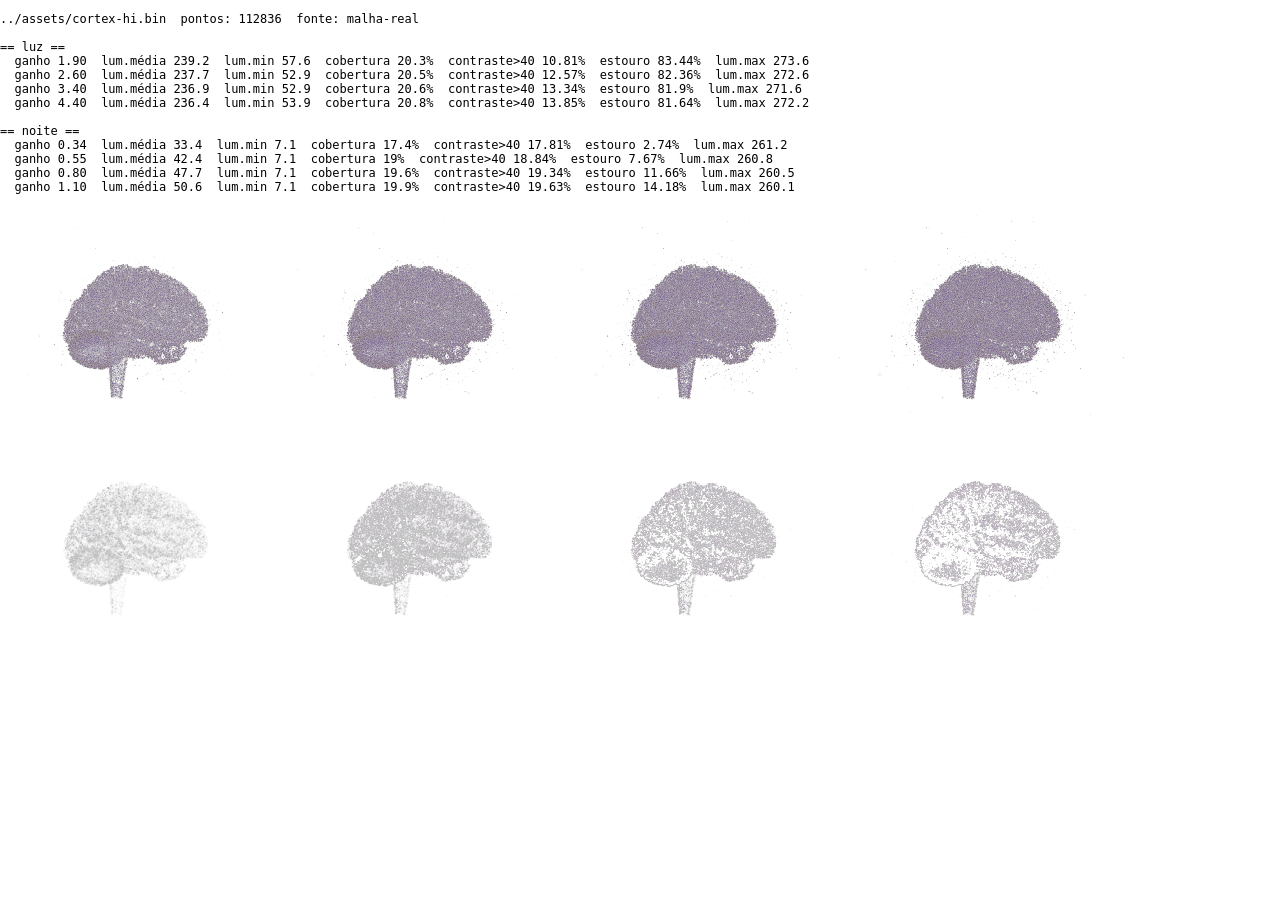
<file: tools/calib.html>
<!doctype html>
<meta charset="utf-8">
<title>calibração do cérebro</title>
<body style="background:#fff;margin:0;font:12px monospace">
<pre id="out">medindo…</pre>
<div id="tiras"></div>
<script src="../js/brain.js"></script>
<script>
/* Banco de calibração: canvas de tamanho FIXO (não depende de layout), varre
   valores de ganho e mede como a nuvem lê depois de composta sobre o fundo. */
var W = 560, H = 420;

function stats(gl, fundo) {
  var px = new Uint8Array(W * H * 4);
  gl.readPixels(0, 0, W, H, gl.RGBA, gl.UNSIGNED_BYTE, px);
  var soma = 0, escuros = 0, cob = 0, min = 255, max = 0, estourado = 0;
  var x0 = 1e9, x1 = -1e9, y0 = 1e9, y1 = -1e9;
  for (var i = 0, p = 0; i < px.length; i += 4, p++) {
    var a = px[i + 3] / 255;
    // compõe sobre o fundo da página
    var r = px[i] + fundo[0] * (1 - a),
        g = px[i + 1] + fundo[1] * (1 - a),
        b = px[i + 2] + fundo[2] * (1 - a);
    var lum = 0.2126 * r + 0.7152 * g + 0.0722 * b;
    soma += lum;
    if (lum < min) min = lum;
    if (lum > max) max = lum;
    if (lum > 235) estourado++;
    if (a > 0.02) {
      cob++;
      var x = p % W, y = (p / W) | 0;
      if (x < x0) x0 = x; if (x > x1) x1 = x;
      if (y < y0) y0 = y; if (y > y1) y1 = y;
    }
    if (Math.abs(lum - (0.2126 * fundo[0] + 0.7152 * fundo[1] + 0.0722 * fundo[2])) > 40) escuros++;
  }
  return {
    lumMedia: +(soma / (W * H)).toFixed(1),
    lumMin: +min.toFixed(1),
    cobertura: +(100 * cob / (W * H)).toFixed(1),
    contraste: +(100 * escuros / (W * H)).toFixed(2),
    estouro: +(100 * estourado / (W * H)).toFixed(2),
    lumMax: +max.toFixed(1),
    caixa: [x0, y0, x1, y1]
  };
}

var PAL = {
  luz:   { modo: 'luz',     colA: [0.29, 0.11, 0.56], colB: [0.46, 0.30, 0.12], flash: [0.62, 0.20, 0.86] },
  noite: { modo: 'aditivo', colA: [0.52, 0.30, 0.92], colB: [0.98, 0.84, 0.56], flash: [1.00, 0.95, 0.88] }
};
var FUNDO = { luz: [251, 248, 254], noite: [8, 6, 15] };

var ARQ = new URLSearchParams(location.search).get('m') === '1'
  ? '../assets/cortex-lo.bin' : '../assets/cortex-hi.bin';

NeuroBrain.carregar(ARQ, 86000).then(function (geo) {
  var linhas = [ARQ + '  pontos: ' + geo.count + '  fonte: ' + geo.fonte, ''];
  var tiras = document.getElementById('tiras');

  Object.keys(PAL).forEach(function (tema) {
    var faixa = tema === 'luz' ? [1.9, 2.6, 3.4, 4.4] : [0.34, 0.55, 0.80, 1.10];
    linhas.push('== ' + tema + ' ==');
    faixa.forEach(function (g) {
      var cv = document.createElement('canvas');
      cv.width = W; cv.height = H;
      cv.style.cssText = 'width:280px;height:210px;background:' +
        (tema === 'luz' ? '#FBF8FE' : '#08060F') + ';margin:2px';
      tiras.appendChild(cv);

      var nb = new NeuroBrain(cv, { gain: g, maxDPR: 1 });
      nb.canvas.width = W; nb.canvas.height = H;
      nb.gl.viewport(0, 0, W, H);
      nb.aspect = W / H;
      nb.tema(Object.assign({ gain: g }, PAL[tema]));
      nb.build(geo);
      // cena 01: três-quartos, cérebro centralizado
      nb.set({ rotX: 0.12, rotY: 1.15, scale: 1.0, offX: 0, offY: 0, disperse: 0, opacity: 1, size: 2.5, focus: 0 });
      for (var k = 0; k < 40; k++) nb.frame(0.05); // deixa a suavização assentar
      var s = stats(nb.gl, FUNDO[tema]);
      linhas.push('  ganho ' + g.toFixed(2) + '  lum.média ' + s.lumMedia +
                  '  lum.min ' + s.lumMin + '  cobertura ' + s.cobertura + '%' +
                  '  contraste>40 ' + s.contraste + '%  estouro ' + s.estouro + '%  lum.max ' + s.lumMax);
    });
    linhas.push('');
  });
  document.getElementById('out').textContent = linhas.join('\n');
}).catch(function (e) {
  document.getElementById('out').textContent = 'ERRO: ' + e.message;
});
</script>
</file>
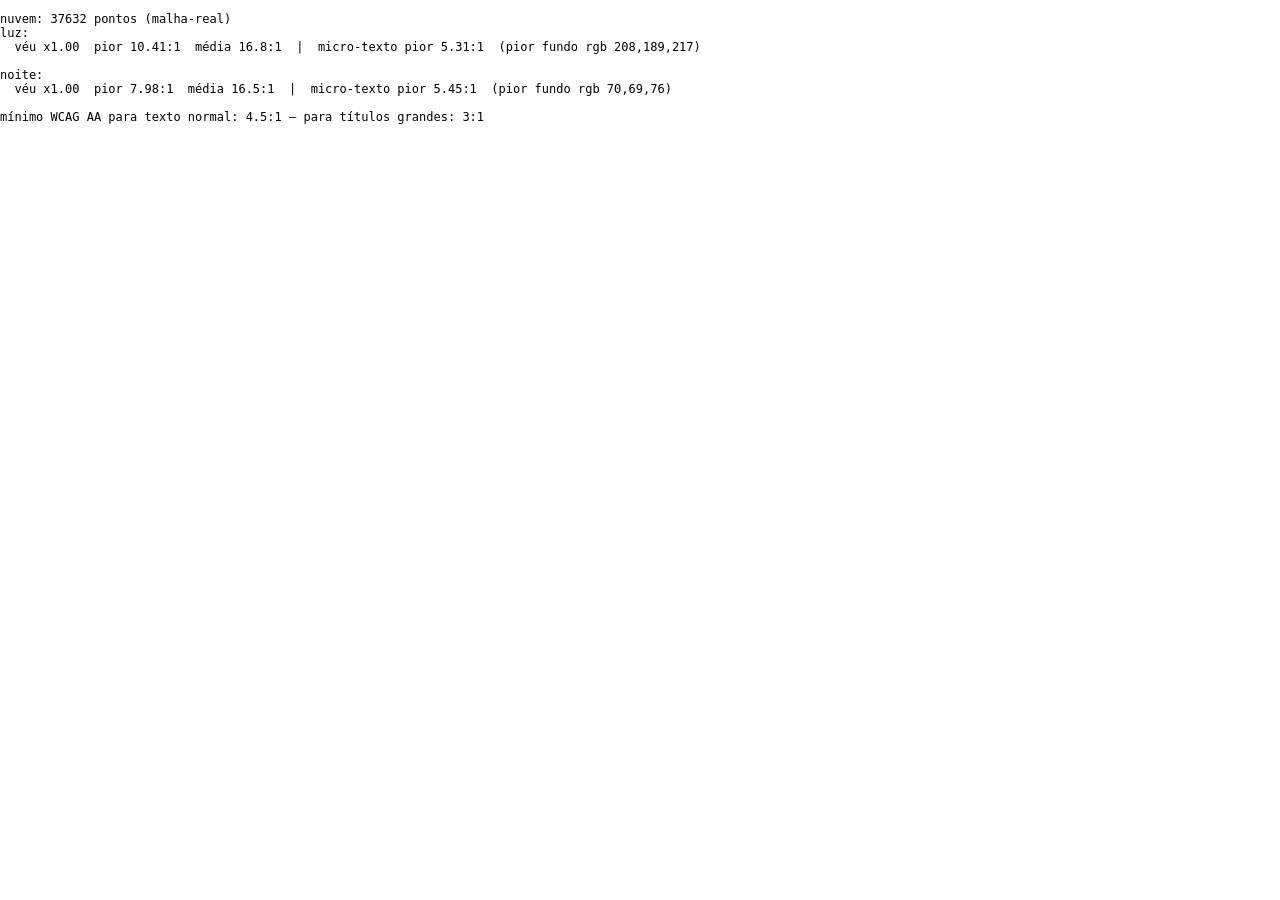
<file: tools/contraste.html>
<!doctype html>
<meta charset="utf-8">
<title>contraste do texto sobre o cérebro</title>
<body style="background:#fff;margin:0;font:12px monospace">
<pre id="out">medindo…</pre>
<script src="../js/brain.js"></script>
<script>
/* Verificação de legibilidade sem depender do navegador compor a tela.
   Renderiza o cérebro num canvas de tamanho FIXO com os parâmetros da primeira
   cena no celular, recompõe por cima as mesmas camadas de véu que o CSS aplica
   e mede a razão de contraste WCAG entre a cor do texto e o pior pixel de fundo. */

var W = 390, H = 780;                 // viewport de celular
var BLOCO = { x: 20, y: 150, w: 350, h: 430 };  // bloco de texto da primeira cena
var INSET = { x: 24, y: 30 };         // .scene__col--text::before { inset:-30px -24px }

var TEMAS = {
  luz: {
    fundo: [251, 248, 254],
    texto: [26, 16, 41],
    texto2: [76, 65, 102],   // --txt-mut: mono de 8,5px sobre o cérebro
    veilRGB: [251, 248, 254],
    veilCena: 0.12 * 0.72,            // --veil da cena 01 no celular x --veil-k
    pal: { modo: 'luz', colA: [0.29, 0.11, 0.56], colB: [0.46, 0.30, 0.12], flash: [0.62, 0.20, 0.86], gain: 3.00 },
    // camadas do CSS: [raioX%, raioY%, cx%, cy%, [[parada, alfa], ...]]
    camadas: [
      [1.15, 0.78, 0.5, 0.46, [[0, .34], [.42, .30], [.72, .19], [1, 0]]],
      [1.50, 1.08, 0.5, 0.46, [[0, .26], [.55, .22], [.80, .12], [1, 0]]],
      'plano:.26'
    ]
  },
  noite: {
    fundo: [8, 6, 15],
    texto: [237, 233, 247],
    texto2: [201, 191, 224],
    veilRGB: [8, 6, 15],
    veilCena: 0.12 * 1.0,
    pal: { modo: 'aditivo', colA: [0.50, 0.24, 0.95], colB: [0.98, 0.84, 0.56], flash: [1, .95, .88], gain: 0.80 },
    camadas: [
      [1.15, 0.78, 0.5, 0.46, [[0, .75], [.42, .65], [.72, .34], [1, 0]]],
      [1.50, 1.08, 0.5, 0.46, [[0, .53], [.55, .44], [.80, .24], [1, 0]]]
    ]
  }
};

function alfaNaParada(paradas, t) {
  if (t <= paradas[0][0]) return paradas[0][1];
  for (var i = 1; i < paradas.length; i++) {
    if (t <= paradas[i][0]) {
      var a = paradas[i - 1], b = paradas[i];
      var k = (t - a[0]) / (b[0] - a[0]);
      return a[1] + (b[1] - a[1]) * k;
    }
  }
  return paradas[paradas.length - 1][1];
}

function relLum(c) {
  var v = c.map(function (x) {
    x /= 255;
    return x <= 0.04045 ? x / 12.92 : Math.pow((x + 0.055) / 1.055, 2.4);
  });
  return 0.2126 * v[0] + 0.7152 * v[1] + 0.0722 * v[2];
}
function razao(a, b) {
  var la = relLum(a), lb = relLum(b);
  return (Math.max(la, lb) + 0.05) / (Math.min(la, lb) + 0.05);
}

function medir(nome, f) {
  var T = TEMAS[nome];
  var cv = document.createElement('canvas');
  cv.width = W; cv.height = H;
  var nb = new NeuroBrain(cv, { gain: T.pal.gain, maxDPR: 1 });
  nb.canvas.width = W; nb.canvas.height = H;
  nb.gl.viewport(0, 0, W, H);
  nb.aspect = W / H;
  nb.tema(T.pal);
  nb.build(GEO);
  // cena 01 no celular: sceneParams() com small()=true e deitado()=false
  nb.set({ rotX: 0.12, rotY: 1.15, scale: 1.00 * 0.82, offX: 0, offY: 0.06,
           disperse: 0, opacity: 1.00 * 0.85, size: 2.50, focus: 0 });
  for (var k = 0; k < 40; k++) nb.frame(0.05);

  var px = new Uint8Array(W * H * 4);
  nb.gl.readPixels(0, 0, W, H, nb.gl.RGBA, nb.gl.UNSIGNED_BYTE, px);

  // caixa do véu = bloco de texto + inset negativo
  var bx = BLOCO.x - INSET.x, by = BLOCO.y - INSET.y,
      bw = BLOCO.w + INSET.x * 2, bh = BLOCO.h + INSET.y * 2;

  var pior = 99, pior2 = 99, soma = 0, n = 0, piorEm = null;
  for (var y = BLOCO.y; y < BLOCO.y + BLOCO.h; y++) {
    for (var x = BLOCO.x; x < BLOCO.x + BLOCO.w; x++) {
      var i = ((H - 1 - y) * W + x) * 4;          // readPixels vem de baixo p/ cima
      var a = px[i + 3] / 255;
      var cor = [px[i] + T.fundo[0] * (1 - a),
                 px[i + 1] + T.fundo[1] * (1 - a),
                 px[i + 2] + T.fundo[2] * (1 - a)];

      // véu geral da cena (.veil::after)
      cor = mistura(cor, T.veilRGB, T.veilCena);

      // camadas locais sob o bloco de texto (do fundo para a frente)
      for (var c = T.camadas.length - 1; c >= 0; c--) {
        var cam = T.camadas[c], av;
        if (typeof cam === 'string') av = parseFloat(cam.split(':')[1]);
        else {
          var rx = cam[0] * bw, ry = cam[1] * bh;
          var cxp = bx + cam[2] * bw, cyp = by + cam[3] * bh;
          var t = Math.sqrt(Math.pow((x - cxp) / rx, 2) + Math.pow((y - cyp) / ry, 2));
          av = alfaNaParada(cam[4], Math.min(t, 1));
        }
        av *= f;
        cor = mistura(cor, T.veilRGB, av);
      }

      var r = razao(cor, T.texto);
      var r2 = razao(cor, T.texto2);
      soma += r; n++;
      if (r2 < pior2) pior2 = r2;
      if (r < pior) { pior = r; piorEm = [x, y, cor.map(Math.round)]; }
    }
  }
  return '  véu x' + f.toFixed(2) + '  pior ' + pior.toFixed(2) + ':1  média ' +
         (soma / n).toFixed(1) + ':1  |  micro-texto pior ' + pior2.toFixed(2) + ':1  (pior fundo rgb ' + piorEm[2].join(',') + ')';
}

function mistura(base, cor, a) {
  return [base[0] + (cor[0] - base[0]) * a,
          base[1] + (cor[1] - base[1]) * a,
          base[2] + (cor[2] - base[2]) * a];
}

var GEO;
NeuroBrain.carregar('../assets/cortex-lo.bin', 34000).then(function (geo) {
  GEO = geo;
  document.getElementById('out').textContent =
    'nuvem: ' + geo.count + ' pontos (' + geo.fonte + ')\n' +
    ['luz', 'noite'].map(function (t) {
      return t + ':\n' + [1].map(function (f) {
        return medir(t, f);
      }).join('\n');
    }).join('\n\n') + '\n' +
    '\nmínimo WCAG AA para texto normal: 4.5:1 — para títulos grandes: 3:1';
}).catch(function (e) {
  document.getElementById('out').textContent = 'ERRO: ' + e.message;
});
</script>
</file>
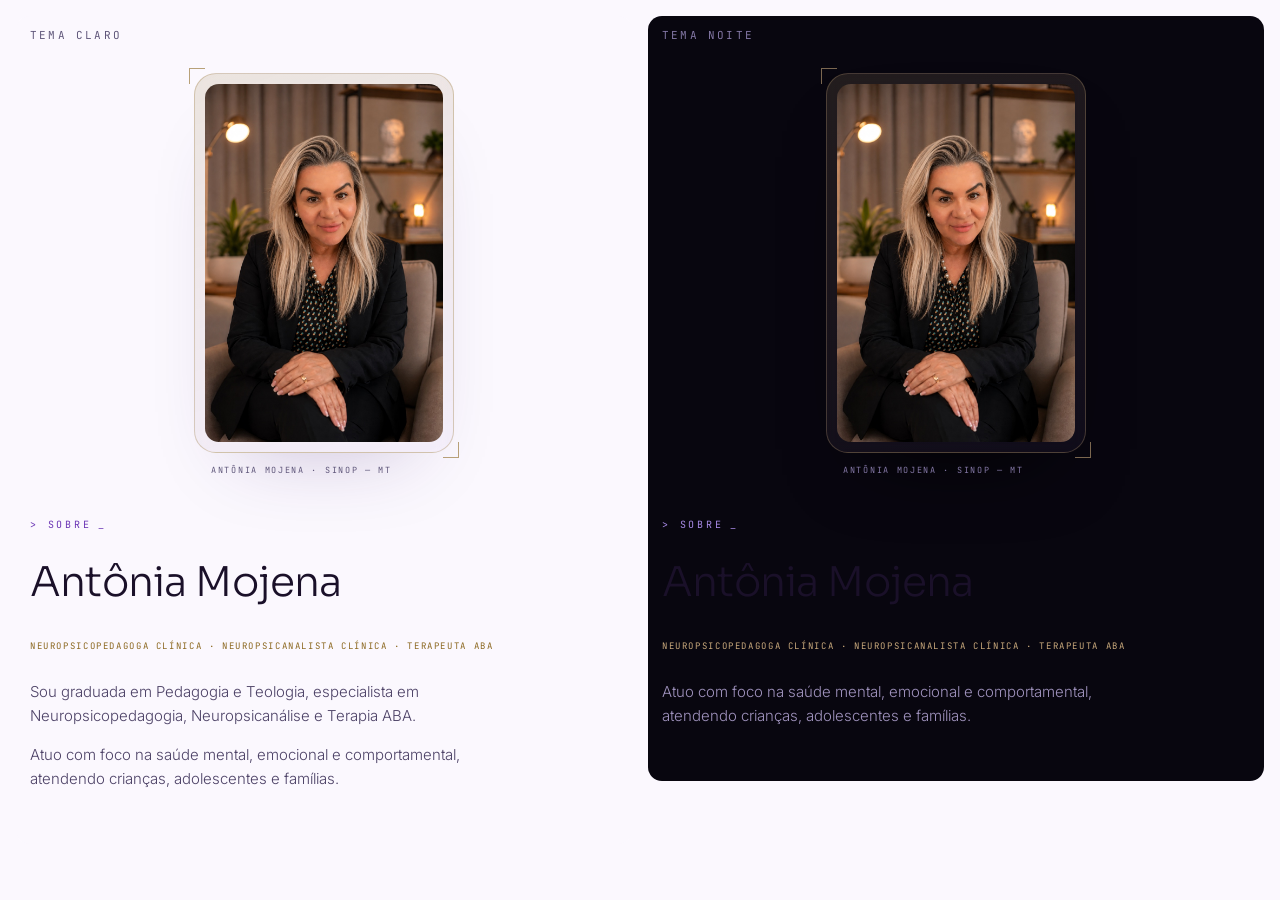
<file: tools/preview-sobre.html>
<!doctype html>
<html lang="pt-BR" data-theme="luz">
<head>
<meta charset="utf-8">
<title>prévia — retrato</title>
<link href="https://fonts.googleapis.com/css2?family=Sora:wght@200;300;400;600;700&family=Inter:wght@300;400;500;600&family=JetBrains+Mono:wght@300;400;500&family=Great+Vibes&display=swap" rel="stylesheet">
<link rel="stylesheet" href="../css/styles.css">
<style>
  /* Só para a prévia: o site real põe estas seções depois de várias telas de
     scroll, e aqui o painel do navegador só compõe o topo da página. */
  body{ padding:16px; display:grid; grid-template-columns:1fr 1fr; gap:16px; align-items:start; }
  .lado{ padding:14px; border-radius:14px; }
  .scene{ min-height:0; padding:24px 0; }
  h4{ font:400 11px/1 var(--f-mono); letter-spacing:.2em; color:var(--txt-dim); margin:0 0 8px; }
  .scene--split{ grid-template-columns:1fr; }
  .portrait{ width:min(260px,90%); }
</style>
</head>
<body class="is-booted">

<div class="lado" style="background:var(--ink)"><h4>TEMA CLARO</h4>
<section class="scene scene--split reverse">
  <div class="scene__col scene__col--media">
    <figure class="portrait is-in rv">
      <img src="../assets/antonia.jpg" alt="Antônia Mojena" onerror="this.closest('.portrait').classList.add('is-empty');this.remove()">
      <span class="portrait__hint mono">a foto entra aqui<br><b>assets/antonia.jpg</b></span>
      <figcaption class="mono">ANTÔNIA MOJENA · SINOP — MT</figcaption>
    </figure>
  </div>
  <div class="scene__col scene__col--text">
    <p class="eyebrow mono rv is-in">&gt; SOBRE <i class="caret">_</i></p>
    <h2 class="title rv is-in">Antônia Mojena</h2>
    <p class="creds mono rv is-in">NEUROPSICOPEDAGOGA CLÍNICA · NEUROPSICANALISTA CLÍNICA · TERAPEUTA ABA</p>
    <div class="prose">
      <p class="rv is-in">Sou graduada em Pedagogia e Teologia, especialista em Neuropsicopedagogia, Neuropsicanálise e Terapia ABA.</p>
      <p class="rv is-in">Atuo com foco na saúde mental, emocional e comportamental, atendendo crianças, adolescentes e famílias.</p>
    </div>
  </div>
</section></div>

<div class="lado" data-theme="noite" style="background:var(--ink)"><h4>TEMA NOITE</h4>
  <section class="scene scene--split reverse">
    <div class="scene__col scene__col--media">
      <figure class="portrait is-in rv">
        <img src="../assets/antonia.jpg" alt="Antônia Mojena">
        <figcaption class="mono">ANTÔNIA MOJENA · SINOP — MT</figcaption>
      </figure>
    </div>
    <div class="scene__col scene__col--text">
      <p class="eyebrow mono rv is-in">&gt; SOBRE <i class="caret">_</i></p>
      <h2 class="title rv is-in">Antônia Mojena</h2>
      <p class="creds mono rv is-in">NEUROPSICOPEDAGOGA CLÍNICA · NEUROPSICANALISTA CLÍNICA · TERAPEUTA ABA</p>
      <div class="prose">
        <p class="rv is-in">Atuo com foco na saúde mental, emocional e comportamental, atendendo crianças, adolescentes e famílias.</p>
      </div>
    </div>
  </section>
</div>

</body>
</html>
</file>
<file: css/styles.css>
/* =========================================================
   ANTÔNIA MOJENA — Monitor Neural
   Identidade: roxo (ametista) + dourado.
   Dois temas: "luz" (fundo claro, padrão) e "noite" (tinta profunda).
   Tudo o que muda entre os dois está nas variáveis deste bloco — nenhuma cor
   literal deve aparecer no resto do arquivo.
   ========================================================= */

/* ---------- TEMA CLARO (padrão) ---------- */
:root{
  --ink:        #FBF8FE;
  --ink-2:      #F3ECFC;
  --ink-3:      #E9DEF8;

  --brand:      #6A34B4;   /* ametista */
  --brand-soft: #8C5AD8;
  --brand-deep: #4A1F86;
  --brand-rgb:       106 52 180;
  --brand-soft-rgb:  140 90 216;
  --brand-deep-rgb:   74 31 134;

  --gold:       #8C6820;
  --gold-soft:  #B8903D;
  --gold-rgb:      140 104 32;

  --txt:        #1A1029;
  --txt-mut:    #4C4166;
  --txt-dim:    #5F567A;
  --micro:      var(--txt-mut);   /* mono pequeno POR CIMA do cérebro */

  --line:       rgb(74 31 134 / .17);
  --line-soft:  rgb(74 31 134 / .09);

  --veil-rgb:   251 248 254;   /* cor do véu que protege o texto sobre o cérebro */
  --panel-rgb:  255 255 255;   /* fundo de painéis: menu, cartões de contato */
  --card-a:     rgb(255 255 255 / .70);
  --card-b:     rgb(255 255 255 / .34);
  --shadow:     rgb(58 26 104 / .18);
  --shadow-2:   rgb(58 26 104 / .26);
  --on-brand:   #FFFFFF;       /* texto por cima do botão roxo */
  --glow-op:    .55;
  --veil-k:     .72;
  --grain-op:   .03;
  --grain-blend: multiply;

  --wm-1: var(--brand-deep);
  --wm-2: var(--brand);
  --wm-3: var(--gold);

  --hl-1: var(--brand-deep);
  --hl-2: var(--brand);
  --hl-3: var(--gold);
  --btn-hover-a: var(--brand-deep);
  --btn-hover-b: #7B2E9E;

  --wa:         #1F8F4D;
  --wa-deep:    #146535;
  --wa-rgb:     31 143 77;
  --on-wa:      #FFFFFF;

  --f-disp: 'Sora', 'Segoe UI', system-ui, sans-serif;
  --f-body: 'Inter', 'Segoe UI', system-ui, sans-serif;
  --f-mono: 'JetBrains Mono', ui-monospace, Consolas, monospace;
  --f-script: 'Great Vibes', cursive;

  --pad: clamp(20px, 5vw, 88px);
  --ease: cubic-bezier(.16,.84,.28,1);
}

/* ---------- TEMA NOITE ---------- */
[data-theme="noite"]{
  --ink:        #08060F;
  --ink-2:      #100B1C;
  --ink-3:      #191130;

  --brand:      #A98BE8;
  --brand-soft: #CDB6FA;
  --brand-deep: #6A46AC;
  --brand-rgb:      169 139 232;
  --brand-soft-rgb: 205 182 250;
  --brand-deep-rgb: 106  70 172;

  --gold:       #C9A97C;
  --gold-soft:  #E4CBA4;
  --gold-rgb:      201 169 124;

  --txt:        #EDE9F7;
  --txt-mut:    #A093BE;
  --txt-dim:    #8478A6;
  --micro:      #C9BFE0;          /* no escuro precisa ser mais claro: o pior
                                     fundo ali é uma partícula acesa, não a tinta */

  --line:       rgb(200 185 235 / .13);
  --line-soft:  rgb(200 185 235 / .07);

  --veil-rgb:   8 6 15;
  --panel-rgb:  14 10 26;
  --card-a:     rgb(255 255 255 / .05);
  --card-b:     rgb(255 255 255 / .012);
  --shadow:     rgb(0 0 0 / .9);
  --shadow-2:   rgb(0 0 0 / .95);
  --on-brand:   #0E0719;
  --glow-op:    1;
  --veil-k:     1;
  --grain-op:   .045;
  --grain-blend: overlay;

  --wm-1: var(--gold-soft);
  --wm-2: var(--brand-soft);
  --wm-3: var(--gold);

  --hl-1: var(--brand-soft);
  --hl-2: var(--gold-soft);
  --hl-3: var(--gold);
  --btn-hover-a: var(--brand-soft);
  --btn-hover-b: var(--gold-soft);

  --wa:         #4EA96B;
  --wa-deep:    #3F8F5B;
  --wa-rgb:     78 169 107;
  --on-wa:      #06120B;
}

html{ color-scheme:light; }
[data-theme="noite"]{ color-scheme:dark; }

*,*::before,*::after{ box-sizing:border-box; }

html{ scroll-behavior:smooth; }

body{
  margin:0;
  background:var(--ink);
  color:var(--txt);
  font-family:var(--f-body);
  font-weight:300;
  line-height:1.6;
  -webkit-font-smoothing:antialiased;
  overflow-x:hidden;
}

body.is-locked{ overflow:hidden; }

img{ max-width:100%; display:block; }
a{ color:inherit; text-decoration:none; }
ul,ol{ margin:0; padding:0; list-style:none; }

::selection{ background:rgb(var(--brand-rgb) / .22); color:inherit; }

::-webkit-scrollbar{ width:8px; }
::-webkit-scrollbar-track{ background:var(--ink); }
::-webkit-scrollbar-thumb{ background:rgb(var(--brand-rgb) / .25); border-radius:8px; }
::-webkit-scrollbar-thumb:hover{ background:rgb(var(--brand-rgb) / .45); }

.mono{
  font-family:var(--f-mono);
  font-size:10.5px;
  letter-spacing:.16em;
  text-transform:uppercase;
  font-weight:400;
}

.wordmark{
  font-family:var(--f-script);
  font-size:1.9em;
  line-height:1;
  letter-spacing:.01em;
  background:linear-gradient(100deg, var(--wm-1), var(--wm-2) 60%, var(--wm-3));
  -webkit-background-clip:text;
  background-clip:text;
  color:transparent;
}

/* =========================================================
   BOOT
   ========================================================= */
.boot{
  position:fixed; inset:0; z-index:200;
  background:radial-gradient(120% 90% at 50% 45%, var(--ink-2) 0%, var(--ink) 70%);
  display:grid; place-items:center;
  /* a cortina só começa a sair depois que o conteúdo dela já subiu (0,26s) */
  transition:opacity .85s var(--ease) .26s, visibility .85s .26s;
}
.boot.is-done{ opacity:0; visibility:hidden; pointer-events:none; }

.boot__inner{
  width:min(720px, 86vw); text-align:center;
  transition:opacity .5s var(--ease), transform .8s var(--ease), filter .6s var(--ease);
}
/* saída: o bloco sobe, desfoca e some — o cérebro já está acendendo atrás */
.boot.is-done .boot__inner{ opacity:0; transform:translateY(-22px) scale(.965); filter:blur(7px); }

.boot__mark{ opacity:0; animation:fadeUp 1.3s var(--ease) .15s forwards; }
.boot__mark .wordmark{ font-size:clamp(46px, 8.5vw, 92px); }
.boot__sub{
  margin:14px 0 40px; color:var(--txt-dim); font-size:9.5px;
  opacity:0; animation:fadeUp 1s var(--ease) .45s forwards;
}
.boot__bar{
  height:1px; background:var(--line); position:relative; overflow:hidden;
  opacity:0; animation:fadeUp .8s var(--ease) .65s forwards;
}
.boot__bar i{
  position:absolute; inset:0 100% 0 0;
  background:linear-gradient(90deg, var(--brand-deep), var(--brand), var(--gold));
  transition:right .25s linear;
  box-shadow:0 0 14px rgb(var(--brand-rgb) / .7);
}
.boot__status{
  display:flex; justify-content:space-between; margin-top:14px;
  color:var(--txt-dim); font-size:9.5px;
  opacity:0; animation:fadeUp .8s var(--ease) .85s forwards;
}
.boot__status #bootPct{ opacity:.55; }

@media (max-width:560px){
  .boot__sub{ margin-bottom:32px; letter-spacing:.14em; font-size:8.5px; }
}
@keyframes fadeUp{ from{opacity:0; transform:translateY(10px);} to{opacity:1; transform:none;} }

/* =========================================================
   CANVAS + CAMADAS
   ========================================================= */
.glow{
  position:fixed; inset:0; z-index:0; pointer-events:none;
  background:
    radial-gradient(34vw 34vw at calc(50% + var(--gx, 21%)) calc(50% - var(--gy, 1%)), rgb(var(--brand-rgb) / .20), transparent 68%),
    radial-gradient(26vw 26vw at calc(50% + var(--gx, 21%)) calc(50% - var(--gy, 1%)), rgb(var(--gold-rgb) / .13), transparent 62%),
    radial-gradient(70vw 42vw at 50% 112%, rgb(var(--gold-rgb) / .10), transparent 72%);
  filter:blur(14px);
  opacity:0; transition:opacity 2s var(--ease) .4s;
}
.is-booted .glow{ opacity:var(--glow-op, 1); }

.brain-canvas{
  position:fixed; inset:0; width:100%; height:100%;
  z-index:1; display:block;
  opacity:0; transition:opacity 1.6s var(--ease);
}
.brain-canvas.is-live{ opacity:1; }

.veil{
  position:fixed; inset:0; z-index:2; pointer-events:none;
  background:
    radial-gradient(90% 65% at 50% 50%, rgb(var(--veil-rgb) / 0) 30%, rgb(var(--veil-rgb) / .72) 100%),
    linear-gradient(180deg, rgb(var(--veil-rgb) / .85) 0%, rgb(var(--veil-rgb) / 0) 22%, rgb(var(--veil-rgb) / 0) 74%, rgb(var(--veil-rgb) / .9) 100%);
  opacity:1;
}
.veil::after{
  content:''; position:absolute; inset:0;
  background:var(--ink);
  opacity:calc(var(--veil, 0) * var(--veil-k, 1));
  transition:opacity .6s var(--ease);
}

.grain{
  position:fixed; inset:0; z-index:3; pointer-events:none; opacity:var(--grain-op, .045);
  background-image:url("data:image/svg+xml,%3Csvg xmlns='http://www.w3.org/2000/svg' width='140' height='140'%3E%3Cfilter id='n'%3E%3CfeTurbulence type='fractalNoise' baseFrequency='.9' numOctaves='3'/%3E%3C/filter%3E%3Crect width='140' height='140' filter='url(%23n)'/%3E%3C/svg%3E");
  mix-blend-mode:var(--grain-blend, overlay);
}

/* =========================================================
   HUD
   ========================================================= */
.hud{
  position:fixed; top:0; left:0; right:0; z-index:40;
  padding:0 var(--pad); pointer-events:none;   /* o telefone reativa abaixo */
  border-bottom:1px solid var(--line-soft);
  background:linear-gradient(180deg, rgb(var(--veil-rgb) / .85), rgb(var(--veil-rgb) / 0));
  backdrop-filter:blur(3px);
  opacity:0; transform:translateY(-8px);
  transition:opacity 1.2s var(--ease) .3s, transform 1.2s var(--ease) .3s;
}
.is-booted .hud{ opacity:1; transform:none; }
.hud__row{
  display:flex; align-items:center; gap:26px;
  height:38px; color:var(--txt-dim); font-size:9px; white-space:nowrap;
}
.hud__live{ color:var(--brand); display:flex; align-items:center; gap:8px; }
.hud__cell{ color:var(--txt-mut); }
.hud__cell--local{ color:var(--gold); }
.hud__tel{
  margin-left:auto; pointer-events:auto;
  color:var(--txt); letter-spacing:.14em;
  /* a linha do HUD tem altura fixa, então este respiro só aumenta a área de
     toque (chega a 44px) sem empurrar nada */
  padding:15px 8px; margin-right:-8px;
  display:flex; align-items:center;
  transition:color .3s;
  -webkit-tap-highlight-color:transparent;
}
.hud__tel:hover{ color:var(--brand); }
.hud .dot{
  width:5px; height:5px; border-radius:50%; background:var(--brand);
  box-shadow:0 0 10px var(--brand); animation:pulse 2s infinite;
}
@keyframes pulse{ 0%,100%{opacity:1;} 50%{opacity:.25;} }
.hud__wave{ width:132px; height:26px; margin-left:24px; opacity:.7; }

/* A barra vai perdendo informação conforme aperta, mas o telefone — a única
   coisa acionável dela — fica até o fim. */
@media (max-width:1180px){ .hud__wave{ display:none; } }
@media (max-width:1080px){ .hud__cell:nth-of-type(3){ display:none; } }
@media (max-width:900px){ .hud__cell{ display:none; } .hud__cell--local{ display:inline; } }
@media (max-width:620px){ .hud__cell--local{ display:none; } }

/* =========================================================
   NAV
   ========================================================= */
.nav{
  position:fixed; top:38px; left:0; right:0; z-index:41;
  display:flex; align-items:center; justify-content:space-between;
  padding:18px var(--pad);
  opacity:0; transform:translateY(-8px);
  transition:opacity 1.2s var(--ease) .45s, transform 1.2s var(--ease) .45s, background .4s;
}
.is-booted .nav{ opacity:1; transform:none; }
.nav__brand{ display:flex; align-items:center; gap:12px; pointer-events:auto; }
.nav__logo{ height:38px; width:auto; transition:height .45s var(--ease); }
.nav__brandtxt{ display:flex; flex-direction:column; gap:3px; line-height:1; }
.nav__brandtxt .wordmark{ font-size:26px; transition:font-size .45s var(--ease); }
.nav__sub{ font-size:8px; color:var(--txt-dim); letter-spacing:.22em; transition:opacity .45s; }
.nav__logo + .nav__brandtxt .wordmark{ display:none; }
.nav__links{ display:flex; gap:30px; font-size:9.5px; color:var(--txt-mut); }
.nav__links a{ position:relative; padding:6px 0; transition:color .3s; }
.nav__links a::after{
  content:''; position:absolute; left:0; bottom:0; height:1px; width:0;
  background:var(--gold); transition:width .4s var(--ease);
}
.nav__links a:hover{ color:var(--gold-soft); }
.nav__links a:hover::after{ width:100%; }
.nav__links a.is-active{ color:var(--brand-soft); }
.nav__links a.is-active::after{ width:100%; background:var(--brand); }

/* Assim que a página rola, cabeçalho e navegação viram uma faixa sólida.
   Sem isso a assinatura fica solta por cima do conteúdo que passa por baixo —
   parece defeito, não transparência. */
.hud, .nav{ transition:background .45s var(--ease), backdrop-filter .45s, box-shadow .45s var(--ease); }

body.is-scrolled .hud{
  background:rgb(var(--panel-rgb) / .88);
  backdrop-filter:blur(14px) saturate(1.4);
}
body.is-scrolled .nav{
  background:rgb(var(--panel-rgb) / .88);
  backdrop-filter:blur(14px) saturate(1.4);
  border-bottom:1px solid var(--line-soft);
  box-shadow:0 12px 34px -30px var(--shadow-2);
  padding-top:12px; padding-bottom:12px;
}
body.is-scrolled .nav__sub{ opacity:.7; }
/* o encolhimento é só no desktop: no celular o cabeçalho já nasce compacto e
   estas regras passariam por cima dos tamanhos das telas estreitas */
@media (min-width:901px){
  body.is-scrolled .nav__brandtxt .wordmark{ font-size:22px; }
  body.is-scrolled .nav__logo{ height:32px; }
}

/* ---------- botão hambúrguer (só no celular) ---------- */
.burger{
  display:none; position:relative;
  width:46px; height:46px; padding:0; margin:-8px -10px -8px 0;
  border:0; background:none; cursor:pointer; pointer-events:auto;
  -webkit-tap-highlight-color:transparent;
}
.burger span{
  position:absolute; left:11px; width:24px; height:1.5px; border-radius:2px;
  background:var(--txt); transition:transform .45s var(--ease), opacity .3s;
}
.burger span:nth-child(1){ top:20px; }
.burger span:nth-child(2){ top:26px; }
.is-menu .burger span:nth-child(1){ transform:translateY(3px) rotate(45deg); }
.is-menu .burger span:nth-child(2){ transform:translateY(-3px) rotate(-45deg); }

@media (max-width:900px){
  .nav__links{ display:none; }
  .burger{ display:block; }
}

/* ---------- painel do menu mobile ---------- */
.menu{
  position:fixed; inset:0; z-index:45;
  display:flex; flex-direction:column; justify-content:center; gap:8px;
  padding:calc(90px + env(safe-area-inset-top)) var(--pad) calc(40px + env(safe-area-inset-bottom));
  background:linear-gradient(170deg, rgb(var(--panel-rgb) / .95), rgb(var(--panel-rgb) / .99));
  backdrop-filter:blur(18px);
  opacity:0; visibility:hidden;
  transition:opacity .5s var(--ease), visibility .5s;
}
.is-menu .menu{ opacity:1; visibility:visible; }
.menu__links{ display:flex; flex-direction:column; }
.menu__links a{
  display:flex; align-items:baseline; gap:16px;
  padding:15px 0; border-bottom:1px solid var(--line-soft);
  font-family:var(--f-disp); font-size:clamp(22px,6.4vw,30px); font-weight:300;
  letter-spacing:-.02em; color:var(--txt);
  opacity:0; transform:translateY(14px);
  transition:opacity .6s var(--ease), transform .6s var(--ease), color .3s;
}
.is-menu .menu__links a{ opacity:1; transform:none; }
.menu__links a:nth-child(1){ transition-delay:.06s; }
.menu__links a:nth-child(2){ transition-delay:.10s; }
.menu__links a:nth-child(3){ transition-delay:.14s; }
.menu__links a:nth-child(4){ transition-delay:.18s; }
.menu__links a:nth-child(5){ transition-delay:.22s; }
.menu__links a:nth-child(6){ transition-delay:.26s; }
.menu__links a span{ color:var(--gold); font-size:9px; opacity:.7; }
.menu__links a:active{ color:var(--brand-soft); }
.menu__cta{
  margin-top:30px; align-self:flex-start;
  opacity:0; transform:translateY(14px);
  transition:opacity .6s var(--ease) .28s, transform .6s var(--ease) .28s;
}
.is-menu .menu__cta{ opacity:1; transform:none; }
.menu__meta{ margin:22px 0 0; color:var(--txt-dim); font-size:9px; }
@media (min-width:901px){ .menu{ display:none; } }

/* =========================================================
   CENAS
   ========================================================= */
main{ position:relative; z-index:10; }

.scene{
  position:relative;
  min-height:100svh;
  padding:132px var(--pad) 96px;
  display:grid;
  align-items:center;
}
.scene--split{ grid-template-columns:minmax(0,1fr) minmax(0,1fr); gap:clamp(24px,5vw,80px); }
.scene--split.reverse .scene__col--text{ order:2; }
.scene--center{ grid-template-columns:1fr; align-content:center; justify-items:center; }
.scene__col--text{ max-width:600px; }
.scene__col--void{ min-height:40vh; }

.eyebrow{
  color:var(--brand); font-size:10px; letter-spacing:.28em;
  display:flex; align-items:center; gap:6px; margin:0 0 26px;
}
.caret{ font-style:normal; animation:blink 1.15s steps(2,start) infinite; }
@keyframes blink{ 50%{ opacity:0; } }

.display{
  font-family:var(--f-disp);
  font-weight:200;
  font-size:clamp(34px, 5.4vw, 68px);
  line-height:1.06;
  letter-spacing:-.026em;
  margin:0 0 28px;
  text-wrap:balance;
}
.display--center{ text-align:center; }
.hl{
  display:inline-block;
  background:linear-gradient(96deg, var(--hl-1) 0%, var(--hl-2) 55%, var(--hl-3) 100%);
  -webkit-background-clip:text; background-clip:text; color:transparent;
}

.title{
  font-family:var(--f-disp);
  font-weight:300;
  font-size:clamp(26px, 3.2vw, 42px);
  line-height:1.14;
  letter-spacing:-.02em;
  margin:0 0 34px;
  text-wrap:balance;
}
.title--center{ text-align:center; }

.lede{
  font-size:clamp(15px, 1.15vw, 17.5px);
  color:var(--txt-mut);
  max-width:52ch;
  margin:0 0 38px;
}
.lede--center{ margin-inline:auto; text-align:center; }

/* ---------- botões ---------- */
.btn{
  --bg:transparent;
  display:inline-flex; align-items:center; gap:14px;
  padding:15px 26px; border-radius:999px;
  border:1px solid var(--line);
  font-family:var(--f-body); font-size:14px; font-weight:500; letter-spacing:.01em;
  position:relative; overflow:hidden; isolation:isolate;
  transition:transform .45s var(--ease), border-color .45s, box-shadow .45s, color .3s;
}
.btn span{ display:flex; flex-direction:column; line-height:1.15; text-align:left; }
.btn em{
  font-style:normal; font-family:var(--f-mono);
  font-size:8.5px; letter-spacing:.2em; text-transform:uppercase; opacity:.7;
}
.btn svg{ width:22px; height:22px; flex:none; fill:currentColor; }
.btn::before{
  content:''; position:absolute; inset:0; z-index:-1;
  background:linear-gradient(100deg, var(--brand-deep), var(--brand) 55%, var(--gold));
  opacity:0; transition:opacity .5s var(--ease);
}
.btn--primary{
  background:linear-gradient(100deg, rgb(var(--brand-deep-rgb) / .9), rgb(var(--brand-rgb) / .9));
  border-color:rgb(var(--brand-soft-rgb) / .45);
  color:var(--on-brand);
  box-shadow:0 10px 40px -12px rgb(var(--brand-rgb) / .55);
}
.btn--primary:hover{ transform:translateY(-3px); box-shadow:0 18px 50px -12px rgb(var(--gold-rgb) / .6); }
.btn--primary::before{ background:linear-gradient(100deg, var(--btn-hover-a), var(--btn-hover-b)); }
.btn--primary:hover::before{ opacity:1; }
.btn--lg{ padding:19px 34px; font-size:16px; }
.btn--ghost{ color:var(--txt); background:var(--card-b); }
.btn--ghost:hover{ border-color:rgb(var(--gold-rgb) / .55); color:var(--gold-soft); transform:translateY(-3px); }

/* ---------- meta ---------- */
.meta{ display:flex; flex-wrap:wrap; gap:28px; margin-top:44px; font-size:9px; color:var(--micro); }
.meta li{ display:flex; align-items:center; gap:9px; }
.meta li::before{ content:''; width:4px; height:4px; border-radius:50%; background:var(--gold); }
.meta span{ color:var(--micro); opacity:.8; }
.meta b{ color:var(--txt-mut); font-weight:400; }
.meta .ok{ color:var(--brand); }

/* ---------- scroll cue ---------- */
.scrollcue{
  position:absolute; left:var(--pad); bottom:38px;
  display:flex; align-items:center; gap:12px;
  color:var(--micro); font-size:8.5px;
}
.scrollcue i{ display:block; width:44px; height:1px; background:var(--line); position:relative; overflow:hidden; }
.scrollcue i::after{
  content:''; position:absolute; top:0; left:-40%; width:40%; height:100%;
  background:var(--brand); animation:sweep 2.4s var(--ease) infinite;
}
@keyframes sweep{ to{ left:110%; } }

/* =========================================================
   LISTA "PARA QUEM É"
   ========================================================= */
.checklist{ display:flex; flex-direction:column; gap:2px; }
.checklist li{
  display:flex; align-items:flex-start; gap:20px;
  padding:18px 20px 18px 0;
  border-top:1px solid var(--line-soft);
  transition:padding-left .5s var(--ease), background .5s;
}
.checklist li:last-child{ border-bottom:1px solid var(--line-soft); }
.checklist li:hover{ padding-left:16px; background:linear-gradient(90deg, rgb(var(--brand-rgb) / .07), transparent 60%); }
.checklist__n{ color:var(--gold); font-size:9.5px; padding-top:5px; flex:none; opacity:.75; }
.checklist p{ margin:0; font-size:16px; color:var(--txt-mut); }
.checklist b{ color:var(--txt); font-weight:500; }

/* =========================================================
   CARDS
   ========================================================= */
.scene__head{ text-align:center; margin-bottom:clamp(38px,5vw,64px); }
.scene__head .eyebrow{ justify-content:center; }

.cards{
  display:grid; gap:clamp(14px,1.4vw,20px);
  grid-template-columns:repeat(3, minmax(0,1fr));
  width:min(1180px, 100%);
}
.card{
  position:relative; overflow:hidden;
  padding:34px 30px 32px;
  border:1px solid var(--line-soft);
  border-radius:20px;
  background:linear-gradient(165deg, var(--card-a), var(--card-b));
  backdrop-filter:blur(14px);
  transition:transform .55s var(--ease), border-color .55s, background .55s, box-shadow .55s;
}
.card::before{
  content:''; position:absolute; inset:0; border-radius:20px; pointer-events:none;
  background:radial-gradient(120% 90% at 50% 0%, rgb(var(--gold-rgb) / .18), transparent 60%);
  opacity:0; transition:opacity .55s var(--ease);
}
.card:hover{
  transform:translateY(-8px);
  border-color:rgb(var(--gold-rgb) / .34);
  box-shadow:0 26px 60px -28px var(--shadow), 0 0 0 1px rgb(var(--gold-rgb) / .06);
}
.card:hover::before{ opacity:1; }
.card__idx{ position:absolute; top:20px; right:22px; color:var(--txt-dim); font-size:9px; opacity:.55; }
.card__ico{
  width:44px; height:44px; margin-bottom:22px;
  fill:none; stroke:var(--brand); stroke-width:1.3;
  stroke-linecap:round; stroke-linejoin:round;
  transition:stroke .55s, transform .55s var(--ease);
}
.card:hover .card__ico{ stroke:var(--gold-soft); transform:translateY(-2px) scale(1.04); }
.card h3{
  font-family:var(--f-disp); font-weight:500; font-size:18px;
  letter-spacing:-.01em; margin:0 0 12px; color:var(--txt);
}
.card p{ margin:0; font-size:14.5px; color:var(--txt-mut); line-height:1.62; }

@media (max-width:980px){ .cards{ grid-template-columns:repeat(2, minmax(0,1fr)); } }
@media (max-width:620px){ .cards{ grid-template-columns:1fr; } }

/* =========================================================
   PASSOS
   ========================================================= */
.steps{ display:flex; flex-direction:column; gap:0; margin-bottom:44px; }
.steps li{ display:flex; gap:24px; position:relative; padding:0 0 34px; }
.steps li:last-child{ padding-bottom:26px; }
.steps li::before{
  content:''; position:absolute; left:23px; top:46px; bottom:-4px; width:1px;
  background:linear-gradient(180deg, rgb(var(--brand-rgb) / .5), rgb(var(--brand-rgb) / 0));
}
.steps li:last-child::before{ display:none; }
.steps__n{
  flex:none; width:46px; height:46px; border-radius:50%;
  display:grid; place-items:center;
  font-family:var(--f-mono); font-size:13px; letter-spacing:.02em;
  color:var(--gold-soft);
  border:1px solid rgb(var(--gold-rgb) / .35);
  background:radial-gradient(90% 90% at 30% 20%, rgb(var(--gold-rgb) / .2), rgb(var(--gold-rgb) / .04));
  transition:box-shadow .5s, transform .5s var(--ease);
}
.steps li:hover .steps__n{ transform:scale(1.06); box-shadow:0 0 30px -6px rgb(var(--gold-rgb) / .55); }
.steps h3{ font-family:var(--f-disp); font-weight:500; font-size:17.5px; margin:11px 0 7px; }
.steps p{ margin:0; font-size:14.5px; color:var(--txt-mut); max-width:46ch; }

/* =========================================================
   RETRATO
   ========================================================= */
.scene__col--media{ display:flex; justify-content:center; }
.portrait{
  position:relative; margin:0;
  width:min(400px, 78vw);
  border-radius:22px;
  padding:10px;
  border:1px solid rgb(var(--gold-rgb) / .28);
  background:linear-gradient(160deg, rgb(var(--gold-rgb) / .14), rgb(var(--brand-rgb) / .05));
  backdrop-filter:blur(8px);
  box-shadow:0 40px 90px -40px var(--shadow-2);
}
.portrait img{ border-radius:14px; width:100%; height:auto; filter:saturate(.96) contrast(1.02); }
.portrait figcaption{
  position:absolute; left:16px; bottom:-26px;
  font-size:8.5px; color:var(--txt-dim); letter-spacing:.2em;
}
.portrait::before,.portrait::after{
  content:''; position:absolute; width:16px; height:16px; border:1px solid var(--gold);
  opacity:.6;
}
.portrait::before{ top:-6px; left:-6px; border-right:0; border-bottom:0; }
.portrait::after{ bottom:-6px; right:-6px; border-left:0; border-top:0; }
.portrait__hint{ display:none; }
.portrait.is-empty{
  aspect-ratio:4/5; display:grid; place-items:center;
  background:
    linear-gradient(160deg, rgb(var(--gold-rgb) / .16), rgb(var(--brand-rgb) / .06)),
    repeating-linear-gradient(135deg, var(--card-b) 0 10px, transparent 10px 20px);
}
.portrait.is-empty .portrait__hint{
  display:block; text-align:center; line-height:2;
  color:var(--txt-dim); font-size:9px; letter-spacing:.16em;
}
.portrait.is-empty .portrait__hint b{ color:var(--gold); font-weight:400; }

.creds{ color:var(--gold); font-size:9px; letter-spacing:.18em; margin:0 0 26px; }
.prose p{ margin:0 0 15px; font-size:15px; color:var(--txt-mut); max-width:56ch; }

/* =========================================================
   FINAL / CONTATO
   ========================================================= */
.scene--final{ align-content:center; }
.final{ text-align:center; width:min(880px, 100%); }
.final .eyebrow{ justify-content:center; }
.contact-grid{
  display:grid; grid-template-columns:repeat(3,minmax(0,1fr));
  gap:1px; margin-top:70px;
  border:1px solid var(--line-soft); background:var(--line-soft);
  border-radius:16px; overflow:hidden;
}
.contact{
  display:flex; flex-direction:column; gap:9px; align-items:center;
  padding:26px 18px; background:rgb(var(--panel-rgb) / .78); backdrop-filter:blur(10px);
  transition:background .45s;
}
a.contact:hover{ background:rgb(var(--brand-rgb) / .1); }
.contact span{ color:var(--txt-dim); font-size:8.5px; }
.contact b{ font-weight:400; font-size:15.5px; color:var(--txt); font-family:var(--f-disp); }
@media (max-width:700px){ .contact-grid{ grid-template-columns:1fr; } }

.foot{
  position:absolute; left:var(--pad); right:var(--pad); bottom:26px;
  display:flex; align-items:center; justify-content:space-between; gap:16px;
  padding-top:20px; border-top:1px solid var(--line-soft);
  color:var(--txt-dim); font-size:8.5px; letter-spacing:.14em;
}
.foot__mark{ font-size:22px; }
@media (max-width:760px){
  .foot{ position:static; flex-direction:column; text-align:center; margin-top:60px; }
}

/* =========================================================
   ÍNDICE DE CENAS
   ========================================================= */
.sceneidx{
  position:fixed; right:22px; top:50%; transform:translateY(-50%);
  z-index:40; display:flex; align-items:center; gap:12px;
  opacity:0; transition:opacity 1s var(--ease) .8s;
}
.is-booted .sceneidx{ opacity:1; }
.sceneidx ol{ display:flex; flex-direction:column; gap:14px; }
.sceneidx li{
  font-size:8.5px; color:var(--txt-dim); opacity:.42;
  transition:opacity .45s, color .45s, transform .45s var(--ease);
}
.sceneidx li.is-active{ opacity:1; color:var(--brand-soft); transform:translateX(-3px); }
.sceneidx__bar{
  width:1px; height:150px; background:var(--line); position:relative; border-radius:1px;
}
.sceneidx__bar i{
  position:absolute; top:0; left:0; width:100%; height:0;
  background:linear-gradient(180deg, var(--brand), var(--gold));
  box-shadow:0 0 10px rgb(var(--brand-rgb) / .6);
  transition:height .25s linear;
}
@media (max-width:900px){ .sceneidx{ display:none; } }

/* =========================================================
   WHATSAPP FLUTUANTE
   ========================================================= */
.wa-float{
  position:fixed; right:22px; bottom:22px; z-index:60;
  display:flex; align-items:center; gap:10px;
  padding:13px 20px 13px 16px; border-radius:999px;
  background:linear-gradient(100deg, var(--wa-deep), var(--wa));
  color:var(--on-wa); font-size:13.5px; font-weight:600;
  box-shadow:0 14px 40px -14px rgb(var(--wa-rgb) / .9);
  opacity:0; transform:translateY(20px) scale(.94); pointer-events:none;
  transition:opacity .6s var(--ease), transform .6s var(--ease), box-shadow .4s;
}
.wa-float.is-on{ opacity:1; transform:none; pointer-events:auto; }
.wa-float:hover{ box-shadow:0 18px 50px -14px rgb(var(--wa-rgb) / 1); transform:translateY(-2px); }
.wa-float svg{ width:22px; height:22px; fill:currentColor; }
@media (max-width:560px){ .wa-float span{ display:none; } .wa-float{ padding:15px; right:16px; bottom:16px; } }

/* =========================================================
   REVEAL
   ========================================================= */
.rv{
  opacity:0;
  transform:translateY(26px);
  filter:blur(7px);
  transition:opacity 1.15s var(--ease), transform 1.15s var(--ease), filter 1.15s var(--ease);
  will-change:opacity, transform;
}
.rv.is-in{ opacity:1; transform:none; filter:none; }

/* =========================================================
   RESPONSIVO GERAL
   ========================================================= */
@media (max-width:900px){
  .scene--split{ grid-template-columns:1fr; align-content:center; }
  .scene--split.reverse .scene__col--text{ order:0; }
  .scene__col--void{ display:none; }
  .scene{ padding:120px var(--pad) 110px; }
  .scene__col--media{ margin-bottom:36px; }
  .scene__col--text{ max-width:none; }
  .nav{ top:34px; }
}

/* =========================================================
   CELULAR
   ========================================================= */

/* Efeitos de hover só onde existe cursor: no toque eles "grudam" após o tap */
@media (hover:none){
  .card:hover{ transform:none; border-color:var(--line-soft); box-shadow:none; }
  .card:hover::before{ opacity:0; }
  .card:hover .card__ico{ stroke:var(--brand); transform:none; }
  .checklist li:hover{ padding-left:0; background:none; }
  .btn:hover, .wa-float:hover{ transform:none; }
  .steps li:hover .steps__n{ transform:none; box-shadow:none; }
}

/* Área segura (notch / barra de gestos do iPhone) */
.hud{ padding-top:env(safe-area-inset-top); }
.nav{ padding-left:max(var(--pad), env(safe-area-inset-left)); padding-right:max(var(--pad), env(safe-area-inset-right)); }
.wa-float{ bottom:max(22px, calc(env(safe-area-inset-bottom) + 12px)); }

@media (max-width:900px){
  /* No celular o cérebro fica ATRÁS do texto. Em vez de apagá-lo, colocamos um
     véu local só sob o bloco de texto: o brilho continua e a leitura fica limpa
     mesmo quando uma sinapse estoura em branco bem atrás de uma letra. */
  .scene__col--text, .final, .scene__head{ position:relative; z-index:0; }
  .scene__col--text::before, .final::before, .scene__head::before{
    content:''; position:absolute; inset:-30px -24px; z-index:-1; pointer-events:none;
    background:
      radial-gradient(115% 78% at 50% 46%,
        rgb(var(--veil-rgb) / .75) 0%, rgb(var(--veil-rgb) / .65) 42%, rgb(var(--veil-rgb) / .34) 72%, rgb(var(--veil-rgb) / 0) 100%),
      /* segunda camada, mais larga: garante um piso de véu até nos cantos do bloco */
      radial-gradient(150% 108% at 50% 46%,
        rgb(var(--veil-rgb) / .53) 0%, rgb(var(--veil-rgb) / .44) 55%, rgb(var(--veil-rgb) / .24) 80%, rgb(var(--veil-rgb) / 0) 100%);
  }

  /* cabeçalho mais baixo: em telas curtas cada pixel de altura conta */
  .hud__row{ height:30px; }
  .nav{ top:calc(30px + env(safe-area-inset-top)); padding-top:12px; padding-bottom:12px; }
  .nav__brand{ padding:7px 0; }   /* alvo de toque de 44px+ */
  .nav__brandtxt .wordmark{ font-size:23px; }
  .nav__sub{ font-size:7px; letter-spacing:.18em; }
  .nav__logo{ height:32px; }
  .scene{ padding:104px var(--pad) 108px; }
  .scene--final{ padding-bottom:60px; }

  .display{ font-size:clamp(29px, 8.2vw, 42px); }
  .title{ font-size:clamp(23px, 6.6vw, 32px); }
  .lede{ font-size:15.5px; margin-bottom:30px; }
  .eyebrow{ margin-bottom:20px; }

  .btn{ padding:15px 24px; min-height:52px; }   /* alvo de toque confortável */
  .btn--lg{ padding:17px 28px; font-size:15px; }
  .meta{ gap:16px; margin-top:32px; }
  .meta li{ font-size:8.5px; }

  .checklist li{ gap:14px; padding:15px 0; }
  .checklist p{ font-size:15px; }
  .card{ padding:26px 22px 24px; border-radius:16px; }
  .card__ico{ width:38px; height:38px; margin-bottom:16px; }
  .card h3{ font-size:16.5px; }
  .card p{ font-size:14px; }
  .steps li{ gap:16px; padding-bottom:26px; }
  .steps__n{ width:40px; height:40px; font-size:12px; }
  .steps li::before{ left:20px; top:42px; }
  .steps h3{ font-size:16px; margin-top:8px; }
  .steps p{ font-size:14px; }
  .prose p{ font-size:14.5px; }
  .contact-grid{ margin-top:44px; }
  .scrollcue{ bottom:calc(22px + env(safe-area-inset-bottom)); }
}

/* Telas bem estreitas (360px e abaixo) */
@media (max-width:400px){
  .nav__brandtxt .wordmark{ font-size:21px; }
  .display{ font-size:28px; }
  .btn em{ font-size:8px; }
  .portrait{ width:min(320px, 84vw); }
  /* aperta o suficiente para a primeira dobra caber inteira em telas de 640px */
  .scene{ padding:96px var(--pad) 92px; }
  .lede{ margin-bottom:26px; }
  .meta{ margin-top:24px; }
}

/* Celular deitado: sobram ~360px de altura e o cabeçalho já come um terço.
   Aqui tudo encolhe até o botão de WhatsApp caber na primeira tela — é o único
   lugar do site onde o texto de apoio some, e ele reaparece na seção "Sobre". */
@media (max-height:560px) and (orientation:landscape){
  .hud__row{ height:26px; }
  .nav{ top:calc(26px + env(safe-area-inset-top)); padding-top:8px; padding-bottom:8px; }
  .nav__brandtxt .wordmark{ font-size:19px; }
  .nav__sub{ display:none; }

  .scene{ min-height:0; padding:74px var(--pad) 40px; }
  .scene--split{ grid-template-columns:1fr 1fr; }
  .scene__col--void{ display:block; min-height:0; }
  /* o alvo de toque cresce por padding e o layout não sente, porque a margem
     negativa devolve o espaço ao cabeçalho */
  .nav__brand{ padding:13px 0; margin:-13px 0; }

  .eyebrow{ margin-bottom:8px; }
  .display{ font-size:clamp(19px, 2.9vw, 24px); margin-bottom:12px; }
  .lede{ font-size:14px; line-height:1.45; margin-bottom:14px; max-width:44ch; }
  .btn{ min-height:44px; padding:11px 20px; font-size:13.5px; }
  .btn em{ display:none; }
  .meta{ display:none; }
  .scrollcue{ display:none; }

  .menu{ justify-content:flex-start; overflow-y:auto; padding-top:70px; }
  .menu__links a{ font-size:19px; padding:10px 0; }
  .menu__cta{ margin-top:18px; }
}

/* Trava o corpo com o menu aberto, sem perder a posição do scroll */
body.is-menu{ overflow:hidden; }

@media (prefers-reduced-motion:reduce){
  *{ animation-duration:.001ms !important; transition-duration:.001ms !important; }
  .rv{ opacity:1; transform:none; filter:none; }
  html{ scroll-behavior:auto; }
}

/* =========================================================
   ALTERNADOR DE TEMA
   ========================================================= */
.temaBtn{
  display:grid; place-items:center; position:relative;
  width:40px; height:40px; margin-left:26px; padding:0;
  border:1px solid var(--line); border-radius:50%;
  background:var(--card-b); color:var(--txt-mut);
  cursor:pointer; pointer-events:auto;
  -webkit-tap-highlight-color:transparent;
  transition:color .35s, border-color .35s, background .35s, transform .45s var(--ease);
}
.temaBtn:hover{ color:var(--brand); border-color:rgb(var(--brand-rgb) / .45); transform:translateY(-2px); }
.temaBtn svg{
  position:absolute; width:17px; height:17px;
  fill:none; stroke:currentColor; stroke-width:1.5;
  stroke-linecap:round; stroke-linejoin:round;
  transition:opacity .4s var(--ease), transform .5s var(--ease);
}
/* mostra o destino da troca, não o estado atual: no claro aparece a lua */
.temaBtn__sol{ opacity:0; transform:rotate(-70deg) scale(.6); }
.temaBtn__lua{ opacity:1; transform:none; }
[data-theme="noite"] .temaBtn__sol{ opacity:1; transform:none; }
[data-theme="noite"] .temaBtn__lua{ opacity:0; transform:rotate(70deg) scale(.6); }

@media (max-width:900px){ .temaBtn{ display:none; } }

/* linha do menu mobile */
.temaLinha{
  display:flex; align-items:center; justify-content:space-between; gap:16px;
  width:100%; margin-top:26px; padding:14px 0 0;
  border:0; border-top:1px solid var(--line-soft); background:none;
  color:var(--txt-dim); font-size:9px; letter-spacing:.16em; text-transform:uppercase;
  cursor:pointer; min-height:44px;
  opacity:0; transform:translateY(14px);
  transition:opacity .6s var(--ease) .34s, transform .6s var(--ease) .34s, color .3s;
}
.is-menu .temaLinha{ opacity:1; transform:none; }
.temaLinha__pino{
  width:42px; height:22px; border-radius:999px; flex:none;
  border:1px solid var(--line); background:var(--card-b);
  display:flex; align-items:center; padding:2px;
  transition:background .4s;
}
.temaLinha__pino i{
  width:16px; height:16px; border-radius:50%;
  background:linear-gradient(140deg, var(--brand), var(--brand-deep));
  transition:transform .45s var(--ease), background .4s;
}
[data-theme="noite"] .temaLinha__pino i{
  transform:translateX(20px);
  background:linear-gradient(140deg, var(--gold-soft), var(--brand-soft));
}
@media (min-width:901px){ .temaLinha{ display:none; } }

/* =========================================================
   AJUSTES DO TEMA CLARO
   Sobre fundo branco o cérebro é tinta, não brilho: sombras e contornos
   passam a fazer o trabalho que no escuro era do halo.
   ========================================================= */
/* No claro o cérebro é tinta escura e o texto também é escuro: o véu sob os
   blocos de texto precisa de um piso plano, senão uma partícula saturada na
   borda do bloco encosta na letra e o contraste despenca. */
@media (max-width:900px){
  [data-theme="luz"] .scene__col--text::before,
  [data-theme="luz"] .final::before,
  [data-theme="luz"] .scene__head::before{
    background:
      radial-gradient(115% 78% at 50% 46%,
        rgb(var(--veil-rgb) / .34) 0%, rgb(var(--veil-rgb) / .30) 42%, rgb(var(--veil-rgb) / .19) 72%, rgb(var(--veil-rgb) / 0) 100%),
      radial-gradient(150% 108% at 50% 46%,
        rgb(var(--veil-rgb) / .26) 0%, rgb(var(--veil-rgb) / .22) 55%, rgb(var(--veil-rgb) / .12) 80%, rgb(var(--veil-rgb) / 0) 100%),
      linear-gradient(rgb(var(--veil-rgb) / .26), rgb(var(--veil-rgb) / .26));
  }
}

/* Cena 06: o cérebro volta ao centro exatamente onde fica o texto final. No
   tema claro isso é tinta escura sob texto escuro, então o bloco ganha um véu
   suave também no desktop (no escuro o halo é luminoso e não atrapalha). */
[data-theme="luz"] .final{ position:relative; z-index:0; }
[data-theme="luz"] .final::before{
  content:''; position:absolute; inset:-44px -40px; z-index:-1; pointer-events:none;
  background:radial-gradient(112% 82% at 50% 50%,
    rgb(var(--veil-rgb) / .46) 0%, rgb(var(--veil-rgb) / .34) 52%, rgb(var(--veil-rgb) / 0) 100%);
}

[data-theme="luz"] .veil{
  background:
    radial-gradient(92% 70% at 50% 50%, rgb(var(--veil-rgb) / 0) 42%, rgb(var(--veil-rgb) / .55) 100%),
    linear-gradient(180deg, rgb(var(--veil-rgb) / .70) 0%, rgb(var(--veil-rgb) / 0) 20%, rgb(var(--veil-rgb) / 0) 78%, rgb(var(--veil-rgb) / .75) 100%);
}
[data-theme="luz"] .card{
  box-shadow:0 20px 46px -34px var(--shadow);
  border-color:rgb(var(--brand-deep-rgb) / .12);
}
[data-theme="luz"] .card:hover{ box-shadow:0 30px 60px -30px var(--shadow-2); }
[data-theme="luz"] .btn--primary{ box-shadow:0 12px 34px -14px rgb(var(--brand-rgb) / .55); }
[data-theme="luz"] .btn--primary:hover{ box-shadow:0 20px 44px -14px rgb(var(--brand-rgb) / .6); }
[data-theme="luz"] .btn--ghost{ border-color:rgb(var(--brand-deep-rgb) / .22); }
[data-theme="luz"] .btn--ghost:hover{ border-color:rgb(var(--brand-rgb) / .55); color:var(--brand); }
[data-theme="luz"] .portrait{ box-shadow:0 40px 80px -44px var(--shadow-2); }
[data-theme="luz"] .contact-grid{ box-shadow:0 20px 50px -38px var(--shadow); }
[data-theme="luz"] .hud{ border-bottom-color:var(--line-soft); }
[data-theme="luz"] .wa-float{ box-shadow:0 14px 36px -14px rgb(var(--wa-rgb) / .7); }
[data-theme="luz"] .menu{ box-shadow:none; }
[data-theme="luz"] ::-webkit-scrollbar-thumb{ background:rgb(var(--brand-rgb) / .35); }
</file>
